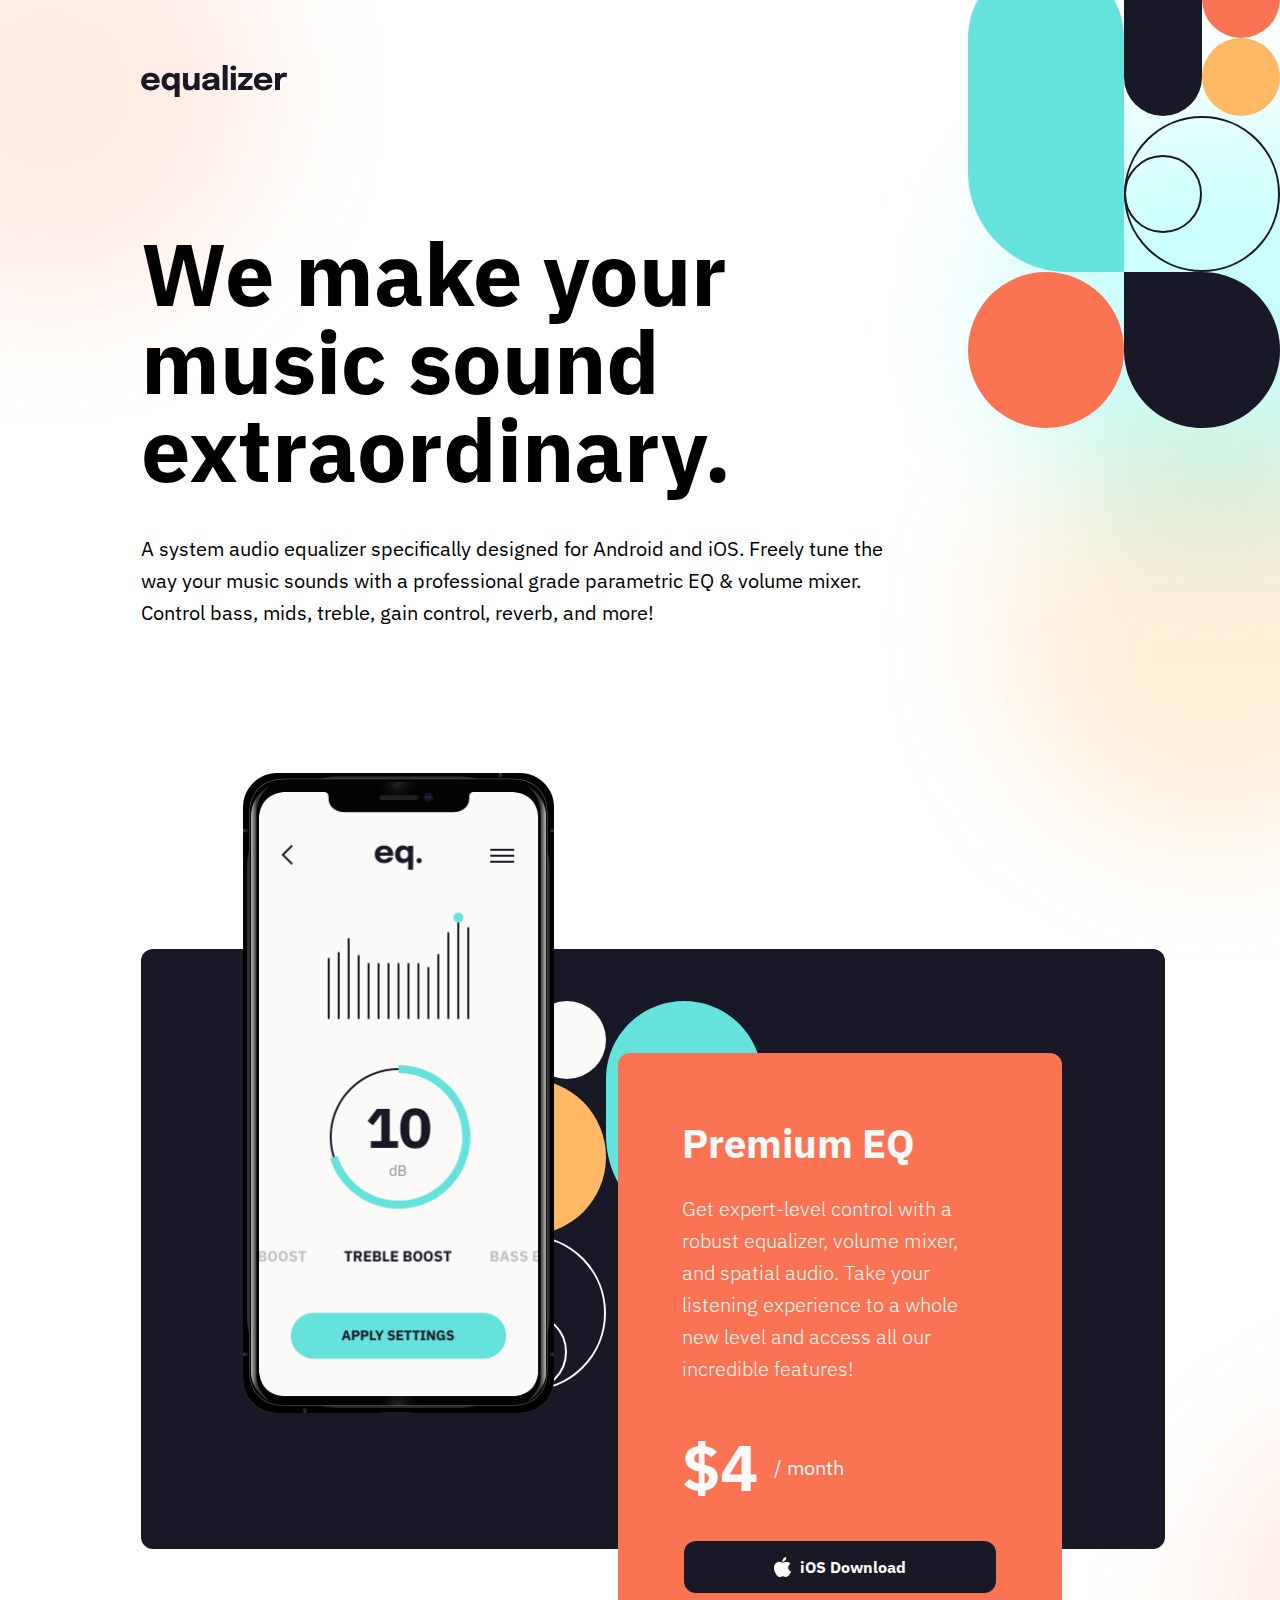
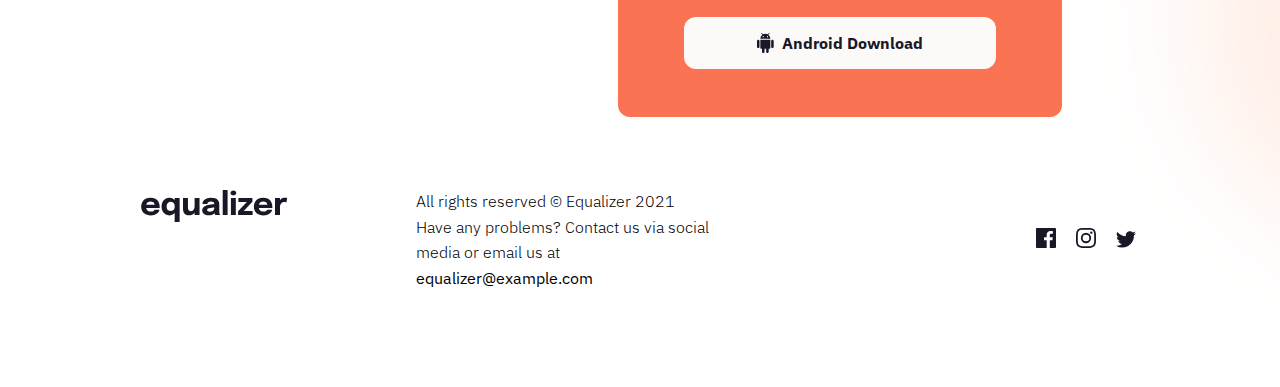
<file: index.html>
<!DOCTYPE html>
<html lang="en">
<head>
  <meta charset="UTF-8">
  <meta name="viewport" content="width=device-width, initial-scale=1.0">

  <link rel="icon" type="image/png" sizes="32x32" href="assets/favicon-32x32.png">
  <link rel="stylesheet" href="styles.css/style.css">
  <link rel="stylesheet" href="styles.css/reset.css">
  
  <title>Equalizer landing page</title>
</head>
<body>

  <header>
    <section class="header">
      <div class="container-left">
        <img class="logo" src="assets/logo.svg" alt="logo">
  
        <h1 class="titulo">
          We make your music sound extraordinary.
        </h1>
        <p class="texto">
          A system audio equalizer specifically designed for Android and iOS. Freely tune the 
          way your music sounds with a professional grade parametric EQ & volume mixer. Control 
          bass, mids, treble, gain control, reverb, and more!
        </p>
      </div>
  
      <div class="container-right">
        <img class="pattern-1" src="assets/bg-pattern-1.svg" alt="img">
      </div>
    </section>
  </header>

  <main>
    <section class="main">

        <div class="container-left-main">
          <img class="ilustracao" src="assets/illustration-app.png" alt="app-img">
        </div>

        <div class="container-mid-main">
          <img src="assets/bg-pattern-2.svg" alt="" class="pattern-2">
        </div>

        <div class="container-right-main">
            <div class="info-card">
              <h2 class="titulo-card">
                Premium EQ
              </h2>
              <p class="texto-card">
                Get expert-level control with a robust equalizer, volume mixer, and spatial audio. Take 
                your listening experience to a whole new level and access all our incredible features!
              </p>
              <div class="price-card">
                 <p class="price-card-pt1">$4</p>
                 <p class="price-card-pt2">/ month</p>
              </div>
            </div>
    
                <div class="buttons">
                  <button class="ios-button">
                    <img class="ios-logo" src="assets/icon-apple.svg" alt="">
                    <p>iOS Download</p>
                  </button>
                  <button class="android-button">
                    <img class="android-logo" src="assets/icon-android.svg" alt="">
                    <p>Android Download</p>
                  </button>
                </div>
        </div>

    </section>
  </main>

  <footer>
    <section class="footer">

      <div class="extra">
        <div class="cointainer-left-footer">
          <img src="assets/logo.svg" alt="" class="logo">
        </div>
  
        <div class="container-mid-footer">
          <p class="texto-footer-1">All rights reserved © Equalizer 2021</p>
          <p class="texto-footer-2">Have any problems? Contact us via social media or email us at <strong>equalizer@example.com</strong></p>
        </div>
      </div>

      <div class="container-right-footer">
        <a class="link-logo" href="#"><svg class="logo-footer" width="20" height="20" xmlns="http://www.w3.org/2000/svg"><path d="M18.896 0H1.104C.494 0 0 .494 0 1.104v17.793C0 19.506.494 20 1.104 20h9.58v-7.745H8.076V9.237h2.606V7.01c0-2.583 1.578-3.99 3.883-3.99 1.104 0 2.052.082 2.329.119v2.7h-1.598c-1.254 0-1.496.597-1.496 1.47v1.928h2.989l-.39 3.018h-2.6V20h5.098c.608 0 1.102-.494 1.102-1.104V1.104C20 .494 19.506 0 18.896 0Z" fill="#191826"/></svg></a>
        <a class="link-logo" href="#"><svg class="logo-footer" width="20" height="20" xmlns="http://www.w3.org/2000/svg"><path d="M10 1.802c2.67 0 2.987.01 4.042.059 2.71.123 3.975 1.409 4.099 4.099.048 1.054.057 1.37.057 4.04 0 2.672-.01 2.988-.057 4.042-.124 2.687-1.387 3.975-4.1 4.099-1.054.048-1.37.058-4.041.058-2.67 0-2.987-.01-4.04-.058-2.718-.124-3.977-1.416-4.1-4.1-.048-1.054-.058-1.37-.058-4.041 0-2.67.01-2.986.058-4.04.124-2.69 1.387-3.977 4.1-4.1 1.054-.048 1.37-.058 4.04-.058ZM10 0C7.284 0 6.944.012 5.877.06 2.246.227.227 2.242.061 5.877.01 6.944 0 7.284 0 10s.012 3.057.06 4.123c.167 3.632 2.182 5.65 5.817 5.817 1.067.048 1.407.06 4.123.06s3.057-.012 4.123-.06c3.629-.167 5.652-2.182 5.816-5.817.05-1.066.061-1.407.061-4.123s-.012-3.056-.06-4.122C19.777 2.249 17.76.228 14.124.06 13.057.01 12.716 0 10 0Zm0 4.865a5.135 5.135 0 1 0 0 10.27 5.135 5.135 0 0 0 0-10.27Zm0 8.468a3.333 3.333 0 1 1 0-6.666 3.333 3.333 0 0 1 0 6.666Zm5.338-9.87a1.2 1.2 0 1 0 0 2.4 1.2 1.2 0 0 0 0-2.4Z" fill="#191826"/></svg></a>
        <a class="link-logo" href="#"><svg class="logo-footer" width="20" height="17" xmlns="http://www.w3.org/2000/svg"><path d="M20 2.172a8.192 8.192 0 0 1-2.357.646 4.11 4.11 0 0 0 1.805-2.27 8.22 8.22 0 0 1-2.606.996A4.096 4.096 0 0 0 13.847.248c-2.65 0-4.596 2.472-3.998 5.037A11.648 11.648 0 0 1 1.392 1a4.109 4.109 0 0 0 1.27 5.478 4.086 4.086 0 0 1-1.858-.513c-.045 1.9 1.318 3.679 3.291 4.075a4.113 4.113 0 0 1-1.853.07 4.106 4.106 0 0 0 3.833 2.849A8.25 8.25 0 0 1 0 14.658a11.616 11.616 0 0 0 6.29 1.843c7.618 0 11.923-6.434 11.663-12.205A8.354 8.354 0 0 0 20 2.172Z" fill="#191826"/></svg></a>
      </div>

    </section>
  </footer>

  

</body>
</html>

<!--

  All rights reserved © Equalizer 2021
  Have any problems? Contact us via social media or email us at equalizer@example.com 

-->
</file>
<file: styles.css/style.css>
@import url('https://fonts.googleapis.com/css2?family=IBM+Plex+Sans&display=swap');
@import url('https://fonts.googleapis.com/css2?family=IBM+Plex+Sans:wght@700&display=swap');
@import url('https://fonts.googleapis.com/css2?family=IBM+Plex+Sans:wght@300&display=swap');

:root {
    --text-color:#191826;
    --text-color-card:#FCFAF9;
    --text-color-android:#191826;
    --text-color-ios:#FCFAF9;
    --bg-color-main:#191826;
    --bg-card:#FA7453;
    --hover-ios:#66E2DC;
    --hover-android:#FFB964;
    --button-ios:#191826;
    --button-android:#FCFAF9;

    --fonte-principal:'IBM Plex Sans', sans-serif;
}

body {
    background-image: url(assets/bg-main-desktop.png);
    background-repeat: no-repeat;
    background-size: cover;
}

.header {
    display: flex;
    justify-content: space-between;
    margin-left: 11%;
}

.container-left {
    margin-top: 4rem;
}

.container-right {
    display: block;
    margin-top: 0;
}

.titulo {
    font-family: var(--fonte-principal);
    font-size: 5.5rem;
    font-weight: 700;
    line-height: 5.5rem;
    width: 100%;
    padding-top: 8rem;
}

.texto {
    font-family: var(--fonte-principal);
    font-size: 1.25rem;
    font-weight: 400;
    line-height: 2rem;
    width: 90%;
    padding-top: 2.5rem;
}

.pattern-1 {
    transform: translateY(-40px);
}

.main {
    display: flex;
    background-color: var(--bg-color-main);
    border-radius: 0.75rem;
    margin-top: 20rem;
    margin-left: 11%;
    width: 80%;
    height: 37.5rem;
    align-items: center;
    justify-content: space-between;
}

.ilustracao {
    height: 40rem;
    width: auto;
}

.container-left-main {
    position: relative;
    margin-left: 10%;   
    margin-bottom: 30%;
    z-index: 1;
}

.container-mid-main {
    position: absolute;
    left: 35.19%;
    margin-bottom: 11.7rem;
    height: 29rem;
    z-index: 0;
}

.container-right-main {
    display: flex;
    flex-direction: column;
    align-items: center;
    position: relative;
    background-color: var(--bg-card);
    border-radius: 0.75rem;
    width: 27.8rem;
    margin-right: 10%;
    margin-top: 17rem;
    padding-bottom: 3rem;
    z-index: 1;


    color: var(--text-color-card);
    font-family: var(--fonte-principal);
}

.info-card{
    margin-left: 4rem;
}
.titulo-card {
    padding-top: 4rem;
    font-size: 2.5rem;
    font-weight: 700;
}

.texto-card {
    font-size: 1.24rem;
    font-weight: 300;
    line-height: 2rem;
    margin-top: 1.5rem;
    width: 80%;
}

.price-card {
    display: flex;
    align-items: center;
    margin-top: 2.5rem;
}

.price-card-pt1 {
    font-size: 4rem;
    font-weight: 700;
    margin-right: 1rem;
}

.price-card-pt2 {
    font-size: 1.25rem;
}

.buttons {
    display: flex;
    flex-direction: column;
    width: 70%;
    margin-top: 2rem;
}

.ios-button {
    display: flex;
    justify-content: center;
    align-items: center;
    padding: 1rem;
    margin-bottom: 1.5rem;

    background-color: var(--button-ios);
    color: var(--text-color-ios);
    font-size: 1rem;
    font-family: var(--fonte-principal);
    font-weight: 700;
    border-radius: 0.75rem;
    border: none;
}

.ios-button:hover {
    background-color: var(--hover-ios);
    transition: fill 0.8s;
}

.ios-logo {
    padding-right: 0.5rem;
}

.android-button {
    display: flex;
    justify-content: center;
    align-items: center;
    padding: 1rem;

    background-color: var(--button-android);
    color: var(--text-color-android);
    font-size: 1rem;
    font-family: var(--fonte-principal);
    font-weight: 700;
    border-radius: 0.75rem;
    border: none;
}

.android-button:hover {
    background-color: var(--hover-android);
    transition: fill 0.8s;
}

.android-logo {
    padding-right: 0.5rem;
}

.footer {
    display: flex;
    justify-content: space-between;
    margin-top: 15rem;
    align-items: center;
    padding-bottom: 6rem;
    margin-left: 11%;
    margin-right: 10%;
}

.container-mid-footer {
    font-size: 1rem;
    font-family: var(--fonte-principal);
    font-weight: 300;
    line-height: 1.6rem;
    margin-left: 8rem;
}


.texto-footer-1 {
    font-size: 1rem;
}
.texto-footer-2 {
    font-size: 1rem;
    width: 20rem;
}

.link-logo{
    padding-right: 1rem;
}

.logo-footer {
    fill: #000000; /* Cor padrão do ícone */
  }
  
  .logo-footer:hover {
    fill: var(--bg-card); /* Nova cor do ícone durante o hover */
  }

.extra {
    display: flex;
}

  @media only screen and (max-width: 1024px) {

    body {
        background-image: url(assets/bg-main-tablet.png);
        background-size: contain;
    }

    .header {
        margin-left: 6%;
    }

    .titulo {
        font-size: 4rem;
        line-height: 4rem;
        padding-top: 4.8rem;
    }

    .pattern-1 {
        width: 16rem;
    }

    .main {
        height: 43rem;
        width: 90%;
        margin-left: 5%;
    }

    .container-left-main {
        position: absolute;
        margin-left: 6%;   
        margin-bottom: 55%;
    }

    .container-mid-main {
        position: absolute;
        left: 40%;
        margin-bottom: 15rem;
    }

    .titulo-card {
        font-size: 2rem;
        padding-top: 3rem;
    }

    .texto-card {
        font-size: 1rem;
    }

    .price-card {
        margin-top: 1rem;
    }

    .container-right-main {
        position: absolute;
        margin-left: 30%;
        margin-top: 35%;
        width: 25rem;
    }

    .container-mid-footer {
        font-size: 1rem;
        padding-top: 1rem;
        margin-left: 0rem;
    }

    .footer {
        margin-left: 5%;
    }

    .texto-footer-2 {
        width: 25rem;
    }

    .container-right-footer {
        display: flex;
        margin-left: 13rem;
    }

    .extra {
        flex-direction: column;
    }

  }
  
  @media only screen and (max-width: 500px) {

    body {
        background-size: 150%;
    }

    .header {
        margin-left: 6%;
    }

    .titulo {
        font-size: 2.5rem;
        line-height: 3rem;
        width: 90%;
    }

    .texto {
        font-size: 1rem;
        margin-left: 2%;
        width: 90%;
        text-align: justify;
    }

    .pattern-1 {
        display: none;
    }

    .main {
        flex-direction: column;
        margin-top: 10rem;
        width: 100%;
        margin-left: 0;
        align-items: center;
    }

    .container-left-main {
        position: relative;
        margin-left: 0;
        margin-bottom: 70%;
        transform: translateY(-90px);
    }

    .container-right-main {
        position: relative;
        margin-left: 0;
        margin-top: 0;
        margin-right: 0;
        width: 100%;
        transform: translateY(-50px);
    }

    .container-mid-main {
        position: relative;
    }

    .ilustracao{
        width: 13rem;
        height: auto;
    }

    .pattern-2 {
        width: 18rem;
        height: auto;
    }

    .container-mid-main {
        position: relative;
        justify-content: center;
        left: 0%;
        margin-bottom: 0rem;
        margin-top: -44.05rem;
        }

    .footer {
        margin-top: 20rem;
        flex-direction: column;
        margin-left: 10%;
    }

    .container-right-footer {
        transform: translateX(-250px);
        margin-top: 2rem;
        margin-left: 18rem;
    }

    .texto-footer-2 {
        width: 20rem;
    }

    }
</file>
